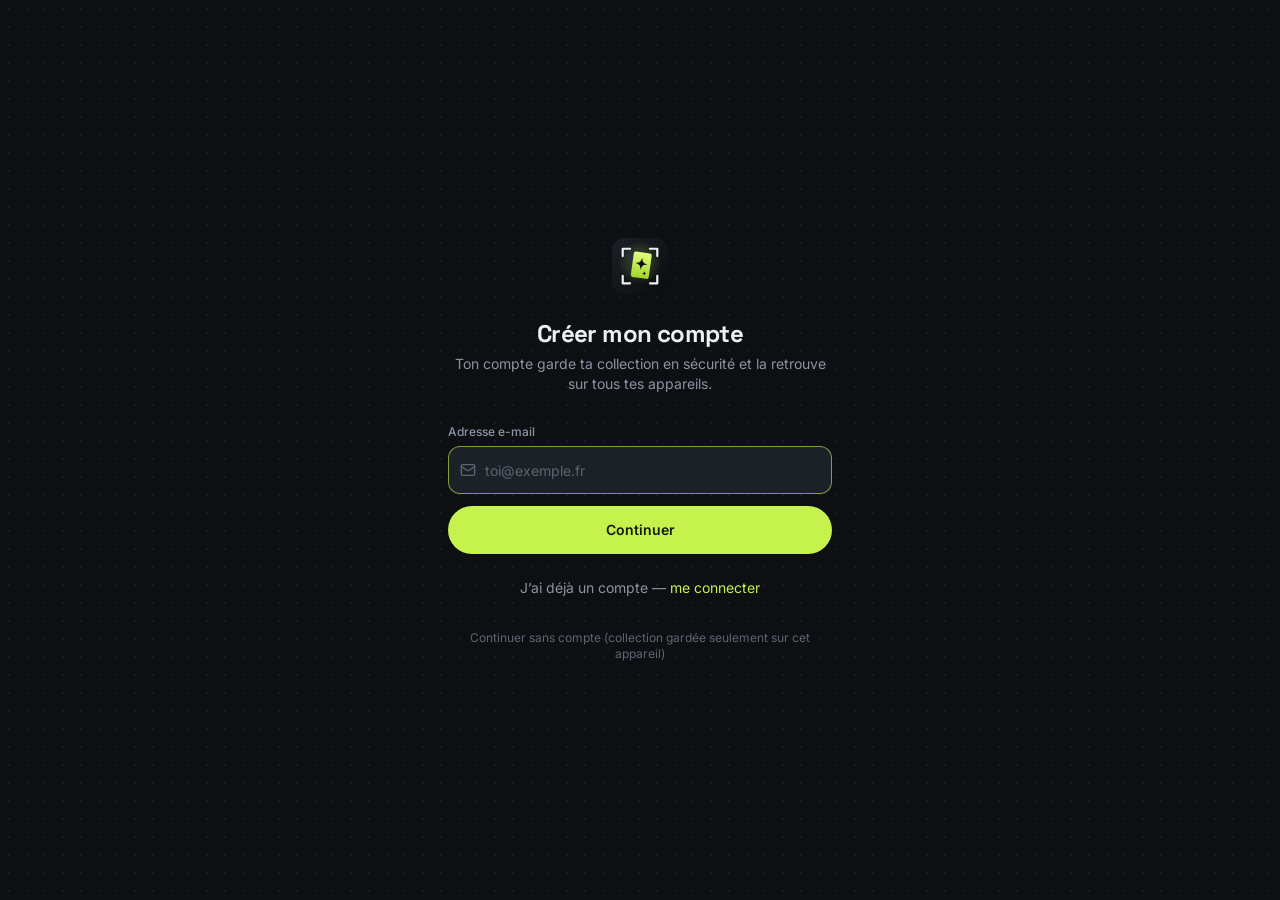
<file: index.html>
<!doctype html>
<html lang="fr">
  <head>
    <meta charset="UTF-8" />
    <link rel="icon" type="image/svg+xml" href="/favicon.svg" />
    <link rel="manifest" href="/manifest.webmanifest" />
    <meta name="viewport" content="width=device-width, initial-scale=1, viewport-fit=cover" />
    <meta name="theme-color" content="#0D0F12" />
    <meta name="description" content="LioScan — scanne, cote et suis ta collection Pokémon TCG gratuitement." />
    <meta name="apple-mobile-web-app-capable" content="yes" />
    <meta name="apple-mobile-web-app-status-bar-style" content="black-translucent" />
    <link rel="preconnect" href="https://fonts.googleapis.com" />
    <link rel="preconnect" href="https://fonts.gstatic.com" crossorigin />
    <link
      href="https://fonts.googleapis.com/css2?family=Inter:wght@400;500;600;700&family=Space+Grotesk:wght@500;600;700&display=swap"
      rel="stylesheet"
    />
    <title>LioScan</title>
    <script type="module" crossorigin src="/assets/index-CicC2Rf8.js"></script>
    <link rel="stylesheet" crossorigin href="/assets/index-upK7WMcU.css">
  </head>
  <body>
    <div id="root"></div>
  </body>
</html>
</file>
